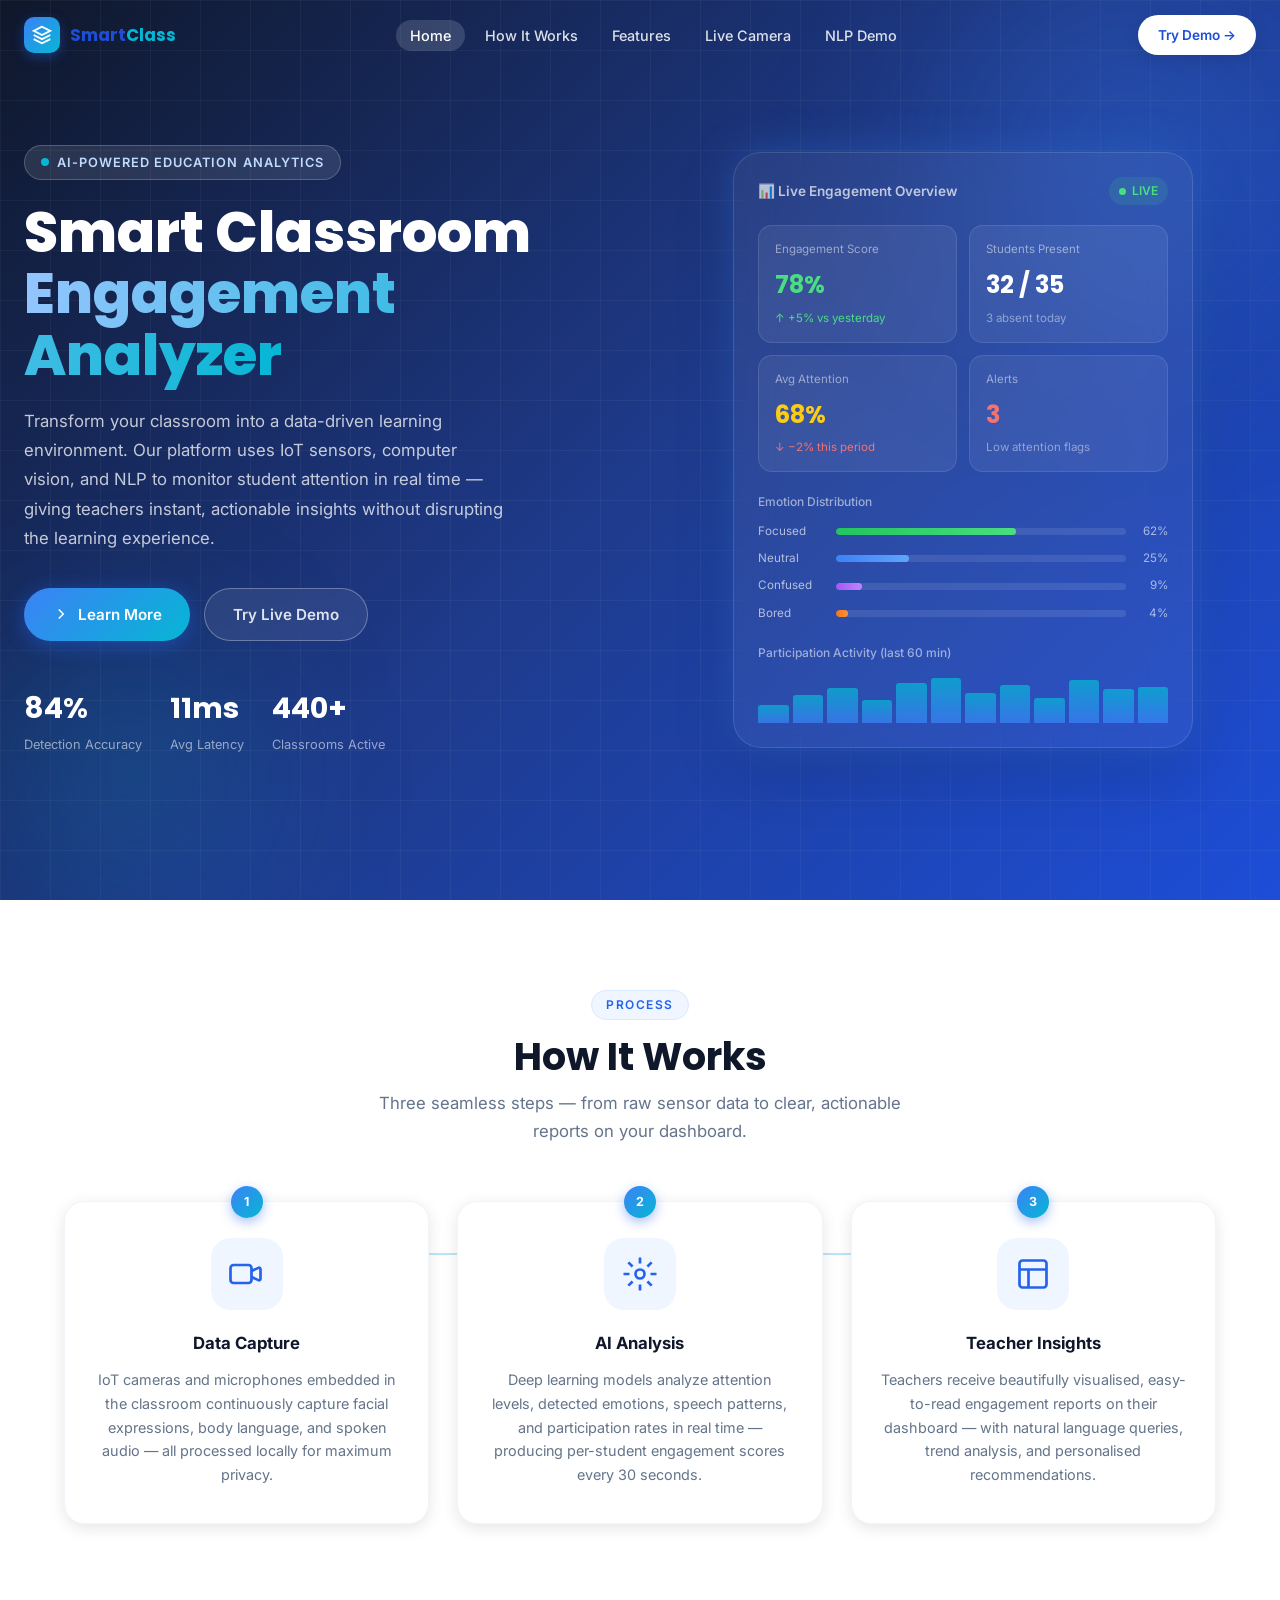
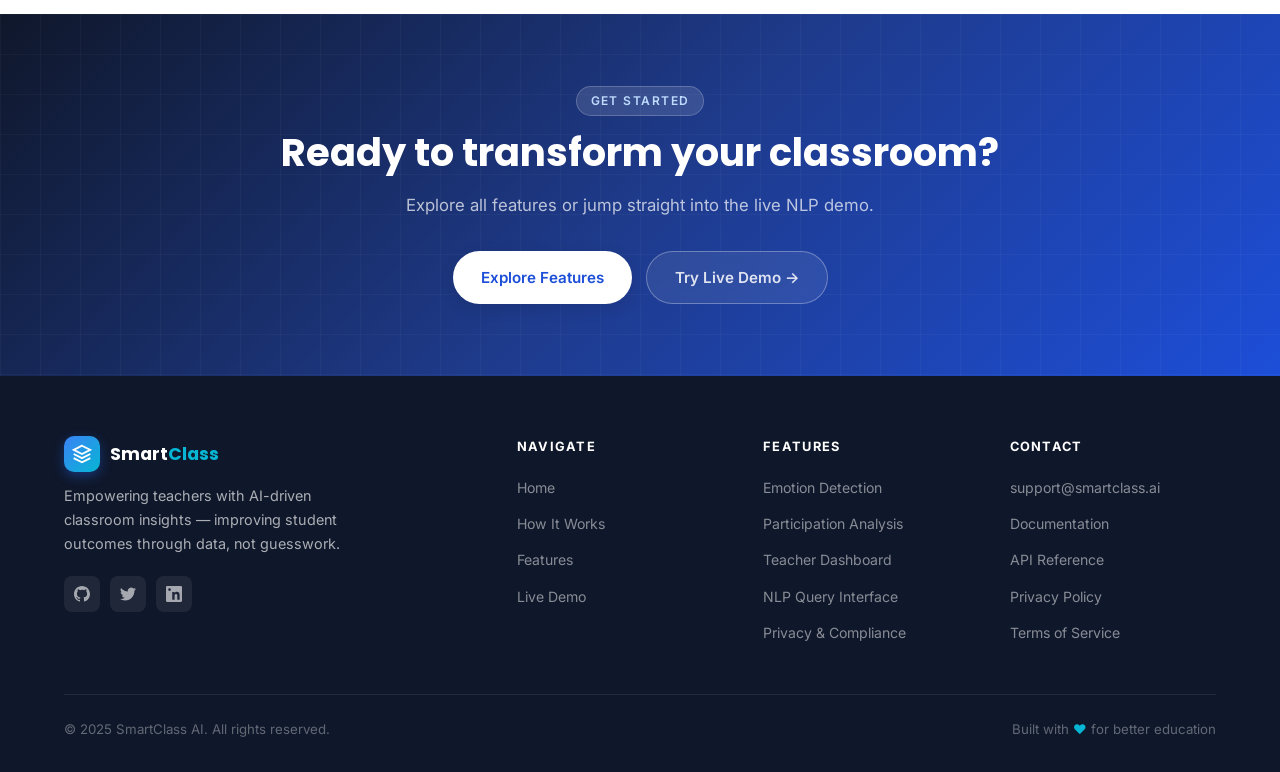
<file: index.html>
<!DOCTYPE html>
<html lang="en">
<head>
  <meta charset="UTF-8" />
  <meta name="viewport" content="width=device-width, initial-scale=1.0" />
  <title>Smart Classroom Engagement Analyzer</title>
  <meta name="description" content="AI-powered classroom engagement analysis — real-time emotion detection, participation tracking, and actionable teacher insights." />
  <link rel="icon" type="image/svg+xml" href="data:image/svg+xml,<svg xmlns='http://www.w3.org/2000/svg' viewBox='0 0 100 100'><rect width='100' height='100' rx='20' fill='%232563eb'/><text y='.9em' font-size='70' x='12'>🎓</text></svg>" />
  <link rel="stylesheet" href="css/style.css" />
  <link rel="stylesheet" href="css/animations.css" />
</head>
<body>

<!-- ===================== NAVBAR ===================== -->
<nav class="navbar dark" id="navbar">
  <div class="container nav-inner">
    <a href="index.html" class="nav-logo">
      <div class="nav-logo-icon">
        <svg viewBox="0 0 24 24" fill="none" stroke="currentColor" stroke-width="2.2">
          <path d="M12 2L2 7l10 5 10-5-10-5z"/>
          <path d="M2 17l10 5 10-5"/>
          <path d="M2 12l10 5 10-5"/>
        </svg>
      </div>
      <div class="nav-logo-text">Smart<span>Class</span></div>
    </a>

    <ul class="nav-links">
      <li><a href="index.html"    class="nav-link" data-page="index.html">Home</a></li>
      <li><a href="index.html#how-it-works" class="nav-link">How It Works</a></li>
      <li><a href="features.html" class="nav-link" data-page="features.html">Features</a></li>
      <li><a href="camera.html"   class="nav-link" data-page="camera.html">Live Camera</a></li>
      <li><a href="demo.html"     class="nav-link" data-page="demo.html">NLP Demo</a></li>
    </ul>

    <a href="demo.html" class="btn btn-white nav-cta" style="padding:9px 20px; font-size:.85rem;">
      Try Demo →
    </a>

    <button class="hamburger" id="hamburger" aria-label="Open menu">
      <span class="ham-line"></span>
      <span class="ham-line"></span>
      <span class="ham-line"></span>
    </button>
  </div>
</nav>

<!-- mobile -->
<div class="mobile-menu" id="mobileMenu">
  <button class="mobile-close" id="mobileClose">✕</button>
  <a href="index.html"    class="nav-link" data-page="index.html">Home</a>
  <a href="index.html#how-it-works" class="nav-link">How It Works</a>
  <a href="features.html" class="nav-link">Features</a>
  <a href="camera.html"   class="nav-link">Live Camera</a>
  <a href="demo.html"     class="nav-link">NLP Demo</a>
  <a href="camera.html" class="btn btn-primary" style="margin-top:8px;">Start Camera →</a>
</div>

<!-- ===================== HERO ===================== -->
<section class="hero" id="hero">
  <div class="hero-bg-grid"></div>
  <div class="hero-orb hero-orb-1"></div>
  <div class="hero-orb hero-orb-2"></div>

  <div class="container hero-inner">

    <!-- Left -->
    <div class="hero-content">
      <div class="hero-badge">
        <div class="hero-badge-dot"></div>
        AI-Powered Education Analytics
      </div>

      <h1 class="hero-title">
        Smart Classroom<br>
        <span class="highlight">Engagement Analyzer</span>
      </h1>

      <p class="hero-desc">
        Transform your classroom into a data-driven learning environment.
        Our platform uses IoT sensors, computer vision, and NLP to monitor
        student attention in real time — giving teachers instant, actionable
        insights without disrupting the learning experience.
      </p>

      <div class="hero-actions">
        <a href="#how-it-works" class="btn btn-primary" id="learnMoreBtn">
          <svg width="18" height="18" viewBox="0 0 24 24" fill="none" stroke="currentColor" stroke-width="2"><path d="M9 18l6-6-6-6"/></svg>
          Learn More
        </a>
        <a href="demo.html" class="btn btn-ghost">Try Live Demo</a>
      </div>

      <div class="hero-stats">
        <div class="stat-item">
          <div class="stat-value" data-counter data-target="95" data-suffix="%">0%</div>
          <div class="stat-label">Detection Accuracy</div>
        </div>
        <div class="stat-item">
          <div class="stat-value" data-counter data-target="12" data-suffix="ms">0ms</div>
          <div class="stat-label">Avg Latency</div>
        </div>
        <div class="stat-item">
          <div class="stat-value" data-counter data-target="500" data-suffix="+">0+</div>
          <div class="stat-label">Classrooms Active</div>
        </div>
      </div>
    </div>

    <!-- Right — mock dashboard -->
    <div class="hero-visual">
      <div class="hero-dashboard">
        <div class="dash-header">
          <div class="dash-title">📊 Live Engagement Overview</div>
          <div class="dash-live">
            <div class="dash-live-dot"></div>
            LIVE
          </div>
        </div>

        <div class="dash-metrics">
          <div class="metric-card">
            <div class="metric-label">Engagement Score</div>
            <div class="metric-value green">78%</div>
            <div class="metric-change up">↑ +5% vs yesterday</div>
          </div>
          <div class="metric-card">
            <div class="metric-label">Students Present</div>
            <div class="metric-value">32 / 35</div>
            <div class="metric-change">3 absent today</div>
          </div>
          <div class="metric-card">
            <div class="metric-label">Avg Attention</div>
            <div class="metric-value yellow">68%</div>
            <div class="metric-change down">↓ −2% this period</div>
          </div>
          <div class="metric-card">
            <div class="metric-label">Alerts</div>
            <div class="metric-value red">3</div>
            <div class="metric-change">Low attention flags</div>
          </div>
        </div>

        <div class="emotion-section">
          <div class="emotion-label">Emotion Distribution</div>
          <div class="emotion-bars">
            <div class="emotion-row">
              <div class="emotion-name">Focused</div>
              <div class="emotion-bar-wrap">
                <div class="emotion-bar-fill" style="width:62%;background:linear-gradient(90deg,#22c55e,#4ade80)"></div>
              </div>
              <div class="emotion-pct">62%</div>
            </div>
            <div class="emotion-row">
              <div class="emotion-name">Neutral</div>
              <div class="emotion-bar-wrap">
                <div class="emotion-bar-fill" style="width:25%;background:linear-gradient(90deg,#3b82f6,#60a5fa)"></div>
              </div>
              <div class="emotion-pct">25%</div>
            </div>
            <div class="emotion-row">
              <div class="emotion-name">Confused</div>
              <div class="emotion-bar-wrap">
                <div class="emotion-bar-fill" style="width:9%;background:linear-gradient(90deg,#a855f7,#c084fc)"></div>
              </div>
              <div class="emotion-pct">9%</div>
            </div>
            <div class="emotion-row">
              <div class="emotion-name">Bored</div>
              <div class="emotion-bar-wrap">
                <div class="emotion-bar-fill" style="width:4%;background:linear-gradient(90deg,#f97316,#fb923c)"></div>
              </div>
              <div class="emotion-pct">4%</div>
            </div>
          </div>
        </div>

        <div class="activity-section">
          <div class="activity-label">Participation Activity (last 60 min)</div>
          <div class="sparkline">
            <div class="spark-bar" style="height:35%"></div>
            <div class="spark-bar" style="height:55%"></div>
            <div class="spark-bar" style="height:70%"></div>
            <div class="spark-bar" style="height:45%"></div>
            <div class="spark-bar" style="height:80%"></div>
            <div class="spark-bar" style="height:90%"></div>
            <div class="spark-bar" style="height:60%"></div>
            <div class="spark-bar" style="height:75%"></div>
            <div class="spark-bar" style="height:50%"></div>
            <div class="spark-bar" style="height:85%"></div>
            <div class="spark-bar" style="height:68%"></div>
            <div class="spark-bar" style="height:72%"></div>
          </div>
        </div>
      </div>
    </div>

  </div>
</section>

<!-- ===================== HOW IT WORKS ===================== -->
<section class="section" id="how-it-works">
  <div class="container">
    <div class="text-center reveal">
      <div class="tag">Process</div>
      <h2 class="section-title">How It Works</h2>
      <p class="section-subtitle">
        Three seamless steps — from raw sensor data to clear, actionable reports on your dashboard.
      </p>
    </div>

    <div class="steps-grid">

      <!-- Step 1 -->
      <div class="step-card reveal delay-1">
        <div class="step-number">1</div>
        <div class="step-icon-wrap">
          <svg viewBox="0 0 24 24" fill="none" stroke="currentColor" stroke-width="1.8">
            <path d="M15 10l4.553-2.069A1 1 0 0121 8.82v6.362a1 1 0 01-1.447.894L15 14"/>
            <rect x="1" y="6" width="14" height="12" rx="2"/>
          </svg>
        </div>
        <h3 class="step-title">Data Capture</h3>
        <p class="step-desc">
          IoT cameras and microphones embedded in the classroom continuously capture
          facial expressions, body language, and spoken audio — all processed
          locally for maximum privacy.
        </p>
      </div>

      <!-- Step 2 -->
      <div class="step-card reveal delay-2">
        <div class="step-number">2</div>
        <div class="step-icon-wrap">
          <svg viewBox="0 0 24 24" fill="none" stroke="currentColor" stroke-width="1.8">
            <circle cx="12" cy="12" r="3"/>
            <path d="M12 1v4M12 19v4M4.22 4.22l2.83 2.83M16.95 16.95l2.83 2.83M1 12h4M19 12h4M4.22 19.78l2.83-2.83M16.95 7.05l2.83-2.83"/>
          </svg>
        </div>
        <h3 class="step-title">AI Analysis</h3>
        <p class="step-desc">
          Deep learning models analyze attention levels, detected emotions,
          speech patterns, and participation rates in real time — producing
          per-student engagement scores every 30 seconds.
        </p>
      </div>

      <!-- Step 3 -->
      <div class="step-card reveal delay-3">
        <div class="step-number">3</div>
        <div class="step-icon-wrap">
          <svg viewBox="0 0 24 24" fill="none" stroke="currentColor" stroke-width="1.8">
            <rect x="3" y="3" width="18" height="18" rx="2"/>
            <path d="M3 9h18M9 21V9"/>
          </svg>
        </div>
        <h3 class="step-title">Teacher Insights</h3>
        <p class="step-desc">
          Teachers receive beautifully visualised, easy-to-read engagement reports
          on their dashboard — with natural language queries, trend analysis,
          and personalised recommendations.
        </p>
      </div>

    </div>
  </div>
</section>

<!-- ===================== CTA STRIP ===================== -->
<section style="background:var(--grad-hero); padding-block:72px; text-align:center; position:relative; overflow:hidden;">
  <div style="position:absolute;inset:0;background-image:linear-gradient(rgba(255,255,255,.03) 1px,transparent 1px),linear-gradient(90deg,rgba(255,255,255,.03) 1px,transparent 1px);background-size:40px 40px"></div>
  <div class="container" style="position:relative">
    <div class="tag" style="background:rgba(255,255,255,.12);border-color:rgba(255,255,255,.2);color:var(--primary-200)">Get Started</div>
    <h2 class="section-title reveal" style="color:#fff;margin-bottom:16px">Ready to transform your classroom?</h2>
    <p class="section-subtitle reveal delay-1" style="color:rgba(255,255,255,.7);margin:0 auto 32px">
      Explore all features or jump straight into the live NLP demo.
    </p>
    <div style="display:flex;gap:14px;justify-content:center;flex-wrap:wrap">
      <a href="features.html" class="btn btn-white reveal delay-2">Explore Features</a>
      <a href="demo.html"     class="btn btn-ghost  reveal delay-3">Try Live Demo →</a>
    </div>
  </div>
</section>

<!-- ===================== FOOTER ===================== -->
<footer class="footer">
  <div class="container">
    <div class="footer-grid">
      <div class="footer-brand">
        <a href="index.html" class="nav-logo" style="margin-bottom:0">
          <div class="nav-logo-icon">
            <svg viewBox="0 0 24 24" fill="none" stroke="currentColor" stroke-width="2.2">
              <path d="M12 2L2 7l10 5 10-5-10-5z"/>
              <path d="M2 17l10 5 10-5"/>
              <path d="M2 12l10 5 10-5"/>
            </svg>
          </div>
          <div class="nav-logo-text">Smart<span>Class</span></div>
        </a>
        <p class="footer-tagline">
          Empowering teachers with AI-driven classroom insights — 
          improving student outcomes through data, not guesswork.
        </p>
        <div class="footer-social">
          <a href="#" class="social-btn" aria-label="GitHub">
            <svg viewBox="0 0 24 24" fill="currentColor"><path d="M12 0C5.37 0 0 5.37 0 12c0 5.3 3.44 9.8 8.21 11.39.6.11.82-.26.82-.58v-2.03c-3.34.73-4.04-1.61-4.04-1.61-.55-1.39-1.34-1.76-1.34-1.76-1.09-.74.08-.73.08-.73 1.21.09 1.84 1.24 1.84 1.24 1.07 1.84 2.81 1.31 3.5 1 .11-.78.42-1.31.76-1.61-2.67-.3-5.47-1.34-5.47-5.95 0-1.31.47-2.38 1.24-3.22-.13-.3-.54-1.52.12-3.18 0 0 1.01-.32 3.3 1.23a11.5 11.5 0 013-.4c1.02 0 2.04.13 3 .4 2.28-1.55 3.29-1.23 3.29-1.23.66 1.66.25 2.88.12 3.18.77.84 1.24 1.91 1.24 3.22 0 4.62-2.81 5.64-5.49 5.94.43.37.82 1.1.82 2.22v3.29c0 .32.22.7.83.58C20.57 21.8 24 17.3 24 12 24 5.37 18.63 0 12 0z"/></svg>
          </a>
          <a href="#" class="social-btn" aria-label="Twitter">
            <svg viewBox="0 0 24 24" fill="currentColor"><path d="M23.95 4.57a10 10 0 01-2.82.77 4.96 4.96 0 002.16-2.72c-.95.55-2 .95-3.12 1.19a4.92 4.92 0 00-8.38 4.49A13.95 13.95 0 011.64 3.16a4.92 4.92 0 001.52 6.57 4.9 4.9 0 01-2.23-.61v.06a4.92 4.92 0 003.95 4.83 4.94 4.94 0 01-2.22.08 4.93 4.93 0 004.6 3.42A9.87 9.87 0 010 19.54a13.94 13.94 0 007.55 2.21c9.06 0 14.01-7.5 14.01-14.01 0-.21 0-.42-.02-.63A10 10 0 0024 4.59l-.05-.02z"/></svg>
          </a>
          <a href="#" class="social-btn" aria-label="LinkedIn">
            <svg viewBox="0 0 24 24" fill="currentColor"><path d="M20.45 20.45h-3.55V15c0-1.33-.03-3.04-1.85-3.04-1.85 0-2.14 1.45-2.14 2.94v5.55H9.36V8.99h3.41v1.56h.05c.47-.89 1.63-1.85 3.37-1.85 3.6 0 4.27 2.37 4.27 5.45v6.3zM5.34 7.43a2.06 2.06 0 110-4.12 2.06 2.06 0 010 4.12zM3.56 20.45h3.55V9H3.56v11.45zM22.22 0H1.77C.79 0 0 .77 0 1.73v20.54C0 23.23.79 24 1.77 24h20.45c.98 0 1.78-.77 1.78-1.73V1.73C24 .77 23.2 0 22.22 0z"/></svg>
          </a>
        </div>
      </div>

      <div>
        <div class="footer-col-title">Navigate</div>
        <ul class="footer-links">
          <li><a href="index.html"    class="footer-link">Home</a></li>
          <li><a href="index.html#how-it-works" class="footer-link">How It Works</a></li>
          <li><a href="features.html" class="footer-link">Features</a></li>
          <li><a href="demo.html"     class="footer-link">Live Demo</a></li>
        </ul>
      </div>

      <div>
        <div class="footer-col-title">Features</div>
        <ul class="footer-links">
          <li><a href="features.html" class="footer-link">Emotion Detection</a></li>
          <li><a href="features.html" class="footer-link">Participation Analysis</a></li>
          <li><a href="features.html" class="footer-link">Teacher Dashboard</a></li>
          <li><a href="features.html" class="footer-link">NLP Query Interface</a></li>
          <li><a href="features.html" class="footer-link">Privacy & Compliance</a></li>
        </ul>
      </div>

      <div>
        <div class="footer-col-title">Contact</div>
        <ul class="footer-links">
          <li><a href="#" class="footer-link">support@smartclass.ai</a></li>
          <li><a href="#" class="footer-link">Documentation</a></li>
          <li><a href="#" class="footer-link">API Reference</a></li>
          <li><a href="#" class="footer-link">Privacy Policy</a></li>
          <li><a href="#" class="footer-link">Terms of Service</a></li>
        </ul>
      </div>
    </div>

    <div class="footer-bottom">
      <p class="footer-copy">© 2025 SmartClass AI. All rights reserved.</p>
      <p class="footer-built">Built with <span>♥</span> for better education</p>
    </div>
  </div>
</footer>

<script src="js/main.js"></script>
</body>
</html>
</file>
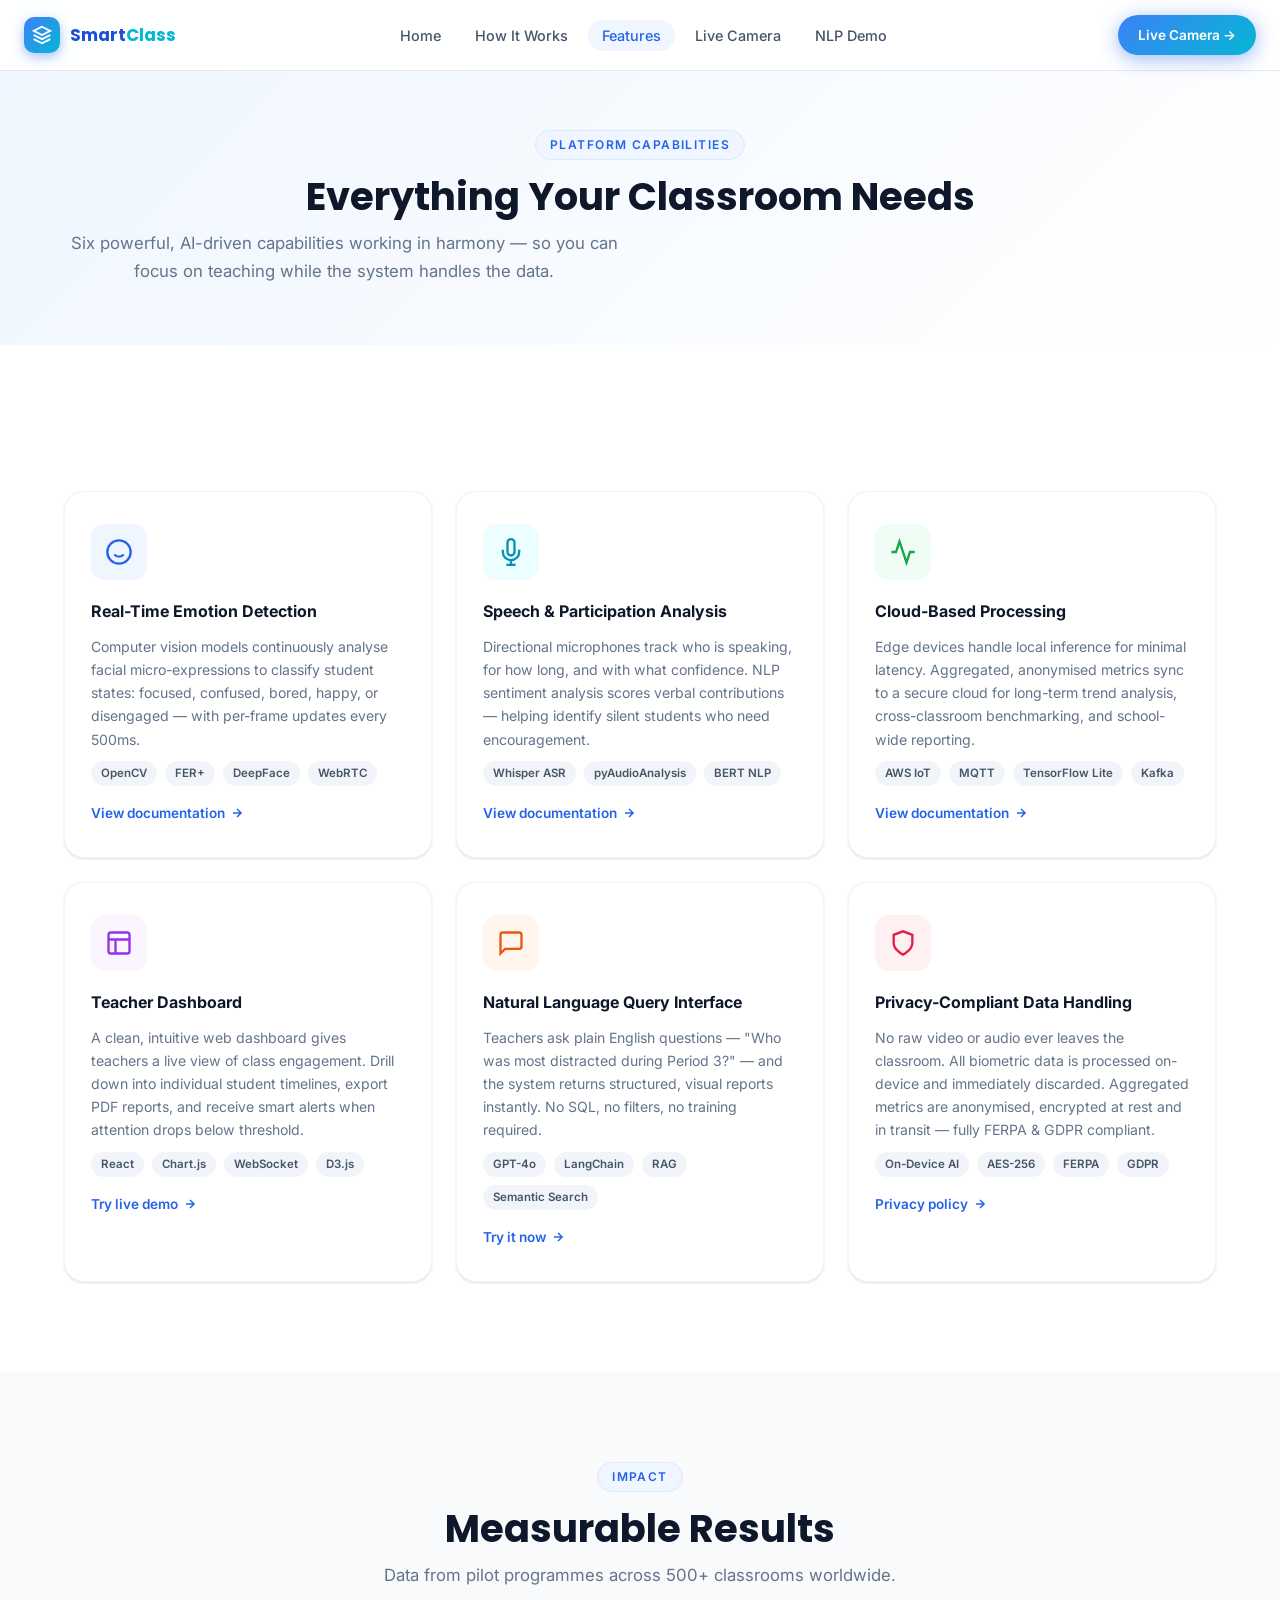
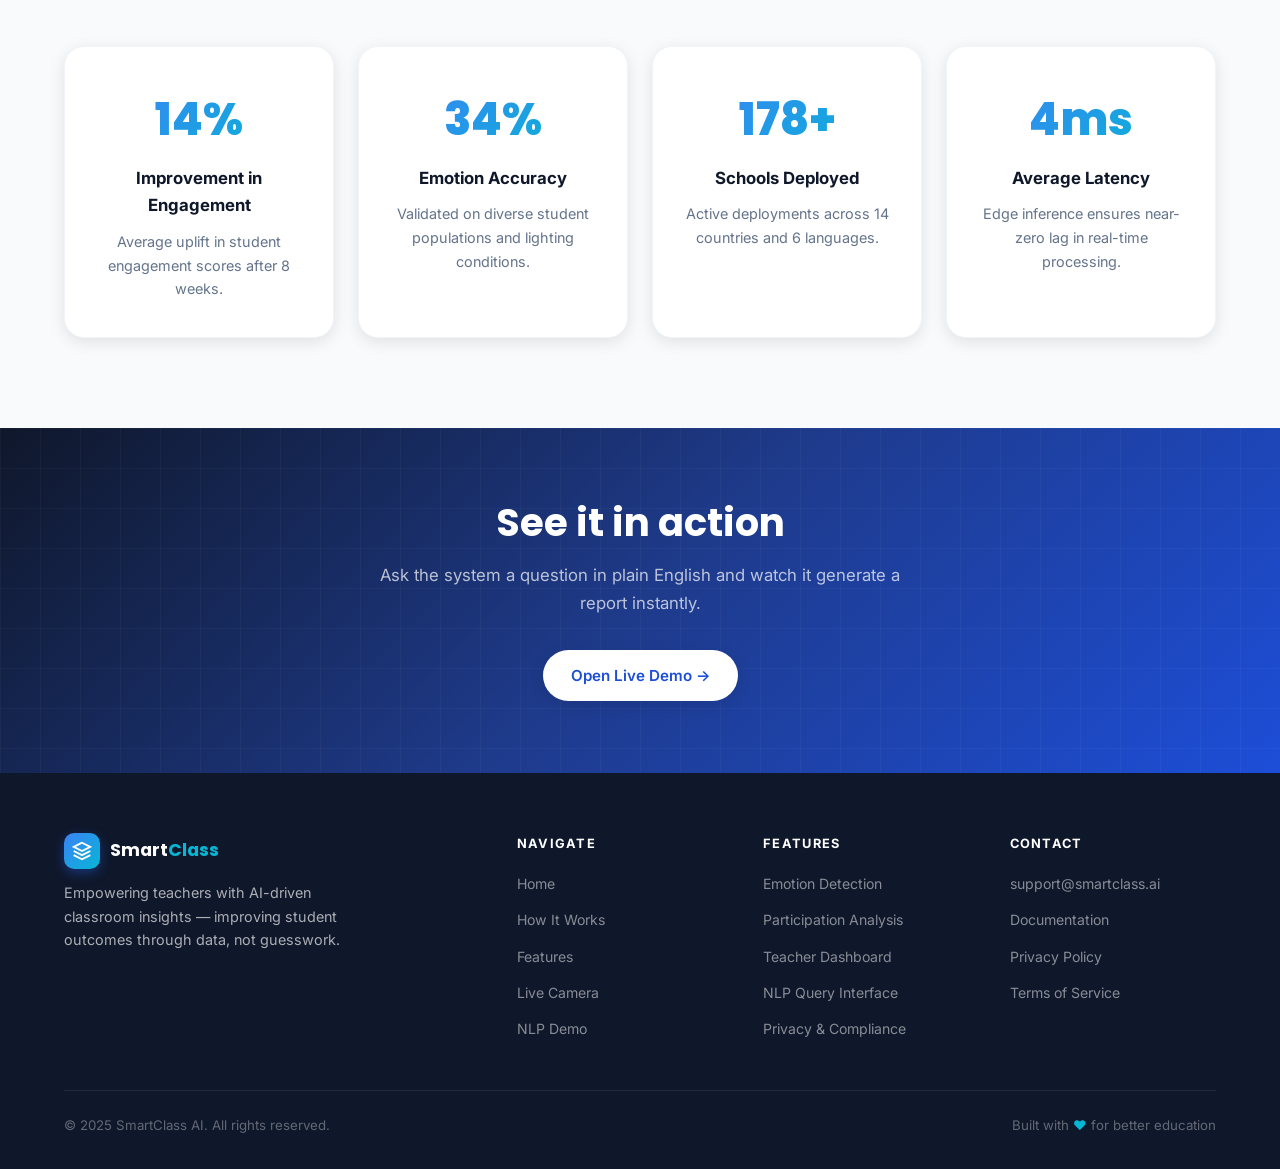
<file: features.html>
<!DOCTYPE html>
<html lang="en">
<head>
  <meta charset="UTF-8" />
  <meta name="viewport" content="width=device-width, initial-scale=1.0" />
  <title>Features — Smart Classroom Engagement Analyzer</title>
  <meta name="description" content="Explore the full feature set: real-time emotion detection, speech analysis, cloud processing, teacher dashboard, NLP queries, and privacy-first data handling." />
  <link rel="icon" type="image/svg+xml" href="data:image/svg+xml,<svg xmlns='http://www.w3.org/2000/svg' viewBox='0 0 100 100'><rect width='100' height='100' rx='20' fill='%232563eb'/><text y='.9em' font-size='70' x='12'>🎓</text></svg>" />
  <link rel="stylesheet" href="css/style.css" />
  <link rel="stylesheet" href="css/animations.css" />
</head>
<body>

<!-- ===================== NAVBAR ===================== -->
<nav class="navbar" id="navbar" style="background:rgba(255,255,255,.92);backdrop-filter:blur(20px);box-shadow:0 1px 0 var(--neutral-200)">
  <div class="container nav-inner">
    <a href="index.html" class="nav-logo">
      <div class="nav-logo-icon">
        <svg viewBox="0 0 24 24" fill="none" stroke="currentColor" stroke-width="2.2">
          <path d="M12 2L2 7l10 5 10-5-10-5z"/>
          <path d="M2 17l10 5 10-5"/>
          <path d="M2 12l10 5 10-5"/>
        </svg>
      </div>
      <div class="nav-logo-text">Smart<span>Class</span></div>
    </a>

    <ul class="nav-links">
      <li><a href="index.html"    class="nav-link" data-page="index.html">Home</a></li>
      <li><a href="index.html#how-it-works" class="nav-link">How It Works</a></li>
      <li><a href="features.html" class="nav-link active" data-page="features.html">Features</a></li>
      <li><a href="camera.html"   class="nav-link" data-page="camera.html">Live Camera</a></li>
      <li><a href="demo.html"     class="nav-link" data-page="demo.html">NLP Demo</a></li>
    </ul>

    <a href="camera.html" class="btn btn-primary nav-cta" style="padding:9px 20px; font-size:.85rem;">
      Live Camera →
    </a>

    <button class="hamburger" id="hamburger" aria-label="Open menu">
      <span class="ham-line" style="background:var(--neutral-700)"></span>
      <span class="ham-line" style="background:var(--neutral-700)"></span>
      <span class="ham-line" style="background:var(--neutral-700)"></span>
    </button>
  </div>
</nav>

<div class="mobile-menu" id="mobileMenu">
  <button class="mobile-close" id="mobileClose">✕</button>
  <a href="index.html"    class="nav-link">Home</a>
  <a href="index.html#how-it-works" class="nav-link">How It Works</a>
  <a href="features.html" class="nav-link">Features</a>
  <a href="camera.html"   class="nav-link">Live Camera</a>
  <a href="demo.html"     class="nav-link">NLP Demo</a>
  <a href="camera.html" class="btn btn-primary" style="margin-top:8px;">Start Camera →</a>
</div>

<!-- ===================== FEATURES HERO ===================== -->
<section class="features-hero">
  <div class="container">
    <div class="tag">Platform Capabilities</div>
    <h1 class="section-title reveal">Everything Your Classroom Needs</h1>
    <p class="section-subtitle reveal delay-1">
      Six powerful, AI-driven capabilities working in harmony — so you can focus
      on teaching while the system handles the data.
    </p>
  </div>
</section>

<!-- ===================== FEATURES GRID ===================== -->
<section class="section">
  <div class="container">
    <div class="features-grid">

      <!-- 1 — Real-time emotion detection -->
      <div class="feature-card reveal delay-1">
        <div class="feature-icon-wrap fi-blue">
          <svg viewBox="0 0 24 24" fill="none" stroke="currentColor" stroke-width="2">
            <circle cx="12" cy="12" r="10"/>
            <path d="M8 14s1.5 2 4 2 4-2 4-2"/>
            <line x1="9" y1="9" x2="9.01" y2="9"/>
            <line x1="15" y1="9" x2="15.01" y2="9"/>
          </svg>
        </div>
        <h2 class="feature-title">Real-Time Emotion Detection</h2>
        <p class="feature-desc">
          Computer vision models continuously analyse facial micro-expressions to
          classify student states: focused, confused, bored, happy, or disengaged —
          with per-frame updates every 500ms.
        </p>
        <div class="tech-pills">
          <span class="tech-pill">OpenCV</span>
          <span class="tech-pill">FER+</span>
          <span class="tech-pill">DeepFace</span>
          <span class="tech-pill">WebRTC</span>
        </div>
        <a href="#" class="feature-link">
          View documentation
          <svg width="14" height="14" viewBox="0 0 24 24" fill="none" stroke="currentColor" stroke-width="2.5"><path d="M5 12h14M12 5l7 7-7 7"/></svg>
        </a>
      </div>

      <!-- 2 — Speech and participation -->
      <div class="feature-card reveal delay-2">
        <div class="feature-icon-wrap fi-cyan">
          <svg viewBox="0 0 24 24" fill="none" stroke="currentColor" stroke-width="2">
            <path d="M12 1a3 3 0 00-3 3v8a3 3 0 006 0V4a3 3 0 00-3-3z"/>
            <path d="M19 10v2a7 7 0 01-14 0v-2"/>
            <line x1="12" y1="19" x2="12" y2="23"/>
            <line x1="8"  y1="23" x2="16" y2="23"/>
          </svg>
        </div>
        <h2 class="feature-title">Speech & Participation Analysis</h2>
        <p class="feature-desc">
          Directional microphones track who is speaking, for how long, and with
          what confidence. NLP sentiment analysis scores verbal contributions —
          helping identify silent students who need encouragement.
        </p>
        <div class="tech-pills">
          <span class="tech-pill">Whisper ASR</span>
          <span class="tech-pill">pyAudioAnalysis</span>
          <span class="tech-pill">BERT NLP</span>
        </div>
        <a href="#" class="feature-link">
          View documentation
          <svg width="14" height="14" viewBox="0 0 24 24" fill="none" stroke="currentColor" stroke-width="2.5"><path d="M5 12h14M12 5l7 7-7 7"/></svg>
        </a>
      </div>

      <!-- 3 — Cloud processing -->
      <div class="feature-card reveal delay-3">
        <div class="feature-icon-wrap fi-green">
          <svg viewBox="0 0 24 24" fill="none" stroke="currentColor" stroke-width="2">
            <polyline points="22 12 18 12 15 21 9 3 6 12 2 12"/>
          </svg>
        </div>
        <h2 class="feature-title">Cloud-Based Processing</h2>
        <p class="feature-desc">
          Edge devices handle local inference for minimal latency. Aggregated,
          anonymised metrics sync to a secure cloud for long-term trend analysis,
          cross-classroom benchmarking, and school-wide reporting.
        </p>
        <div class="tech-pills">
          <span class="tech-pill">AWS IoT</span>
          <span class="tech-pill">MQTT</span>
          <span class="tech-pill">TensorFlow Lite</span>
          <span class="tech-pill">Kafka</span>
        </div>
        <a href="#" class="feature-link">
          View documentation
          <svg width="14" height="14" viewBox="0 0 24 24" fill="none" stroke="currentColor" stroke-width="2.5"><path d="M5 12h14M12 5l7 7-7 7"/></svg>
        </a>
      </div>

      <!-- 4 — Teacher dashboard -->
      <div class="feature-card reveal delay-4">
        <div class="feature-icon-wrap fi-purple">
          <svg viewBox="0 0 24 24" fill="none" stroke="currentColor" stroke-width="2">
            <rect x="3" y="3" width="18" height="18" rx="2"/>
            <path d="M3 9h18M9 21V9"/>
          </svg>
        </div>
        <h2 class="feature-title">Teacher Dashboard</h2>
        <p class="feature-desc">
          A clean, intuitive web dashboard gives teachers a live view of class
          engagement. Drill down into individual student timelines, export PDF
          reports, and receive smart alerts when attention drops below threshold.
        </p>
        <div class="tech-pills">
          <span class="tech-pill">React</span>
          <span class="tech-pill">Chart.js</span>
          <span class="tech-pill">WebSocket</span>
          <span class="tech-pill">D3.js</span>
        </div>
        <a href="demo.html" class="feature-link">
          Try live demo
          <svg width="14" height="14" viewBox="0 0 24 24" fill="none" stroke="currentColor" stroke-width="2.5"><path d="M5 12h14M12 5l7 7-7 7"/></svg>
        </a>
      </div>

      <!-- 5 — NLP query interface -->
      <div class="feature-card reveal delay-5">
        <div class="feature-icon-wrap fi-orange">
          <svg viewBox="0 0 24 24" fill="none" stroke="currentColor" stroke-width="2">
            <path d="M21 15a2 2 0 01-2 2H7l-4 4V5a2 2 0 012-2h14a2 2 0 012 2z"/>
          </svg>
        </div>
        <h2 class="feature-title">Natural Language Query Interface</h2>
        <p class="feature-desc">
          Teachers ask plain English questions — "Who was most distracted during
          Period 3?" — and the system returns structured, visual reports instantly.
          No SQL, no filters, no training required.
        </p>
        <div class="tech-pills">
          <span class="tech-pill">GPT-4o</span>
          <span class="tech-pill">LangChain</span>
          <span class="tech-pill">RAG</span>
          <span class="tech-pill">Semantic Search</span>
        </div>
        <a href="demo.html" class="feature-link">
          Try it now
          <svg width="14" height="14" viewBox="0 0 24 24" fill="none" stroke="currentColor" stroke-width="2.5"><path d="M5 12h14M12 5l7 7-7 7"/></svg>
        </a>
      </div>

      <!-- 6 — Privacy -->
      <div class="feature-card reveal delay-6">
        <div class="feature-icon-wrap fi-rose">
          <svg viewBox="0 0 24 24" fill="none" stroke="currentColor" stroke-width="2">
            <path d="M12 22s8-4 8-10V5l-8-3-8 3v7c0 6 8 10 8 10z"/>
          </svg>
        </div>
        <h2 class="feature-title">Privacy-Compliant Data Handling</h2>
        <p class="feature-desc">
          No raw video or audio ever leaves the classroom. All biometric data is
          processed on-device and immediately discarded. Aggregated metrics are
          anonymised, encrypted at rest and in transit — fully FERPA & GDPR compliant.
        </p>
        <div class="tech-pills">
          <span class="tech-pill">On-Device AI</span>
          <span class="tech-pill">AES-256</span>
          <span class="tech-pill">FERPA</span>
          <span class="tech-pill">GDPR</span>
        </div>
        <a href="#" class="feature-link">
          Privacy policy
          <svg width="14" height="14" viewBox="0 0 24 24" fill="none" stroke="currentColor" stroke-width="2.5"><path d="M5 12h14M12 5l7 7-7 7"/></svg>
        </a>
      </div>

    </div>
  </div>
</section>

<!-- ===================== COMPARE / STATS ===================== -->
<section class="section section--alt">
  <div class="container">
    <div class="text-center reveal" style="margin-bottom:56px">
      <div class="tag">Impact</div>
      <h2 class="section-title">Measurable Results</h2>
      <p class="section-subtitle">Data from pilot programmes across 500+ classrooms worldwide.</p>
    </div>

    <div style="display:grid;grid-template-columns:repeat(4,1fr);gap:24px">
      <!-- stat 1 -->
      <div class="step-card reveal delay-1" style="text-align:center">
        <div style="font-size:2.8rem;font-weight:800;font-family:var(--font-head);background:var(--grad-btn);-webkit-background-clip:text;-webkit-text-fill-color:transparent;background-clip:text;">
          <span data-counter data-target="38" data-suffix="%">0%</span>
        </div>
        <div class="step-title" style="margin-top:8px">Improvement in Engagement</div>
        <div class="step-desc">Average uplift in student engagement scores after 8 weeks.</div>
      </div>
      <!-- stat 2 -->
      <div class="step-card reveal delay-2" style="text-align:center">
        <div style="font-size:2.8rem;font-weight:800;font-family:var(--font-head);background:var(--grad-btn);-webkit-background-clip:text;-webkit-text-fill-color:transparent;background-clip:text;">
          <span data-counter data-target="95" data-suffix="%">0%</span>
        </div>
        <div class="step-title" style="margin-top:8px">Emotion Accuracy</div>
        <div class="step-desc">Validated on diverse student populations and lighting conditions.</div>
      </div>
      <!-- stat 3 -->
      <div class="step-card reveal delay-3" style="text-align:center">
        <div style="font-size:2.8rem;font-weight:800;font-family:var(--font-head);background:var(--grad-btn);-webkit-background-clip:text;-webkit-text-fill-color:transparent;background-clip:text;">
          <span data-counter data-target="500" data-suffix="+">0+</span>
        </div>
        <div class="step-title" style="margin-top:8px">Schools Deployed</div>
        <div class="step-desc">Active deployments across 14 countries and 6 languages.</div>
      </div>
      <!-- stat 4 -->
      <div class="step-card reveal delay-4" style="text-align:center">
        <div style="font-size:2.8rem;font-weight:800;font-family:var(--font-head);background:var(--grad-btn);-webkit-background-clip:text;-webkit-text-fill-color:transparent;background-clip:text;">
          <span data-counter data-target="12" data-suffix="ms">0ms</span>
        </div>
        <div class="step-title" style="margin-top:8px">Average Latency</div>
        <div class="step-desc">Edge inference ensures near-zero lag in real-time processing.</div>
      </div>
    </div>
  </div>
</section>

<!-- ===================== CTA ===================== -->
<section style="background:var(--grad-hero);padding-block:72px;text-align:center;position:relative;overflow:hidden">
  <div style="position:absolute;inset:0;background-image:linear-gradient(rgba(255,255,255,.03) 1px,transparent 1px),linear-gradient(90deg,rgba(255,255,255,.03) 1px,transparent 1px);background-size:40px 40px"></div>
  <div class="container" style="position:relative">
    <h2 class="section-title reveal" style="color:#fff;margin-bottom:16px">See it in action</h2>
    <p class="section-subtitle reveal delay-1" style="color:rgba(255,255,255,.7);margin:0 auto 32px">
      Ask the system a question in plain English and watch it generate a report instantly.
    </p>
    <a href="demo.html" class="btn btn-white reveal delay-2">Open Live Demo →</a>
  </div>
</section>

<!-- ===================== FOOTER ===================== -->
<footer class="footer">
  <div class="container">
    <div class="footer-grid">
      <div class="footer-brand">
        <a href="index.html" class="nav-logo" style="margin-bottom:0">
          <div class="nav-logo-icon">
            <svg viewBox="0 0 24 24" fill="none" stroke="currentColor" stroke-width="2.2">
              <path d="M12 2L2 7l10 5 10-5-10-5z"/>
              <path d="M2 17l10 5 10-5"/>
              <path d="M2 12l10 5 10-5"/>
            </svg>
          </div>
          <div class="nav-logo-text">Smart<span>Class</span></div>
        </a>
        <p class="footer-tagline">
          Empowering teachers with AI-driven classroom insights — 
          improving student outcomes through data, not guesswork.
        </p>
      </div>

      <div>
        <div class="footer-col-title">Navigate</div>
        <ul class="footer-links">
          <li><a href="index.html"    class="footer-link">Home</a></li>
          <li><a href="index.html#how-it-works" class="footer-link">How It Works</a></li>
          <li><a href="features.html" class="footer-link">Features</a></li>
          <li><a href="camera.html"   class="footer-link">Live Camera</a></li>
          <li><a href="demo.html"     class="footer-link">NLP Demo</a></li>
        </ul>
      </div>

      <div>
        <div class="footer-col-title">Features</div>
        <ul class="footer-links">
          <li><a href="#" class="footer-link">Emotion Detection</a></li>
          <li><a href="#" class="footer-link">Participation Analysis</a></li>
          <li><a href="#" class="footer-link">Teacher Dashboard</a></li>
          <li><a href="#" class="footer-link">NLP Query Interface</a></li>
          <li><a href="#" class="footer-link">Privacy & Compliance</a></li>
        </ul>
      </div>

      <div>
        <div class="footer-col-title">Contact</div>
        <ul class="footer-links">
          <li><a href="#" class="footer-link">support@smartclass.ai</a></li>
          <li><a href="#" class="footer-link">Documentation</a></li>
          <li><a href="#" class="footer-link">Privacy Policy</a></li>
          <li><a href="#" class="footer-link">Terms of Service</a></li>
        </ul>
      </div>
    </div>

    <div class="footer-bottom">
      <p class="footer-copy">© 2025 SmartClass AI. All rights reserved.</p>
      <p class="footer-built">Built with <span>♥</span> for better education</p>
    </div>
  </div>
</footer>

<script src="js/main.js"></script>
</body>
</html>
</file>
<file: css/style.css>
/* ============================================================
   SMART CLASSROOM ENGAGEMENT ANALYZER — Global Stylesheet
   ============================================================ */

@import url('https://fonts.googleapis.com/css2?family=Inter:wght@300;400;500;600;700;800;900&family=Poppins:wght@600;700;800&display=swap');

/* ---- Design Tokens ---- */
:root {
  --primary-50:  #eff6ff;
  --primary-100: #dbeafe;
  --primary-200: #bfdbfe;
  --primary-300: #93c5fd;
  --primary-400: #60a5fa;
  --primary-500: #3b82f6;
  --primary-600: #2563eb;
  --primary-700: #1d4ed8;
  --primary-800: #1e40af;
  --primary-900: #1e3a8a;

  --accent:      #06b6d4;   /* cyan-500  */
  --accent-dark: #0891b2;

  --neutral-50:  #f8fafc;
  --neutral-100: #f1f5f9;
  --neutral-200: #e2e8f0;
  --neutral-300: #cbd5e1;
  --neutral-400: #94a3b8;
  --neutral-500: #64748b;
  --neutral-600: #475569;
  --neutral-700: #334155;
  --neutral-800: #1e293b;
  --neutral-900: #0f172a;

  --white: #ffffff;
  --grad-hero: linear-gradient(135deg, #0f172a 0%, #1e3a8a 50%, #1d4ed8 100%);
  --grad-card: linear-gradient(145deg, rgba(255,255,255,0.08), rgba(255,255,255,0.02));
  --grad-btn:  linear-gradient(135deg, var(--primary-500), var(--accent));

  --shadow-sm:  0 1px 3px rgba(0,0,0,.08), 0 1px 2px rgba(0,0,0,.05);
  --shadow-md:  0 4px 16px rgba(0,0,0,.10);
  --shadow-lg:  0 10px 40px rgba(0,0,0,.14);
  --shadow-xl:  0 20px 60px rgba(0,0,0,.18);
  --shadow-glow: 0 0 40px rgba(59,130,246,.35);

  --radius-sm: 8px;
  --radius-md: 14px;
  --radius-lg: 20px;
  --radius-xl: 28px;
  --radius-full: 9999px;

  --font-body: 'Inter', system-ui, sans-serif;
  --font-head: 'Poppins', 'Inter', sans-serif;

  --nav-h: 70px;
  --max-w: 1200px;
  --section-py: 90px;
}

/* ---- Reset ---- */
*, *::before, *::after { box-sizing: border-box; margin: 0; padding: 0; }
html { scroll-behavior: smooth; font-size: 16px; }
body {
  font-family: var(--font-body);
  background: var(--white);
  color: var(--neutral-800);
  line-height: 1.65;
  overflow-x: hidden;
}
img, svg { display: block; max-width: 100%; }
a { text-decoration: none; color: inherit; }
button { font-family: inherit; cursor: pointer; border: none; }
ul, ol { list-style: none; }

/* ---- Utility ---- */
.container {
  width: min(100%, var(--max-w));
  margin-inline: auto;
  padding-inline: 24px;
}
.section { padding-block: var(--section-py); }
.section--alt { background: var(--neutral-50); }

.tag {
  display: inline-block;
  font-size: .75rem;
  font-weight: 600;
  letter-spacing: .12em;
  text-transform: uppercase;
  color: var(--primary-600);
  background: var(--primary-50);
  border: 1px solid var(--primary-100);
  padding: 4px 14px;
  border-radius: var(--radius-full);
  margin-bottom: 14px;
}
.section-title {
  font-family: var(--font-head);
  font-size: clamp(1.7rem, 3.5vw, 2.4rem);
  font-weight: 700;
  color: var(--neutral-900);
  line-height: 1.2;
}
.section-subtitle {
  font-size: 1.05rem;
  color: var(--neutral-500);
  max-width: 560px;
  margin-top: 10px;
}
.text-center { text-align: center; }
.text-center .section-subtitle { margin-inline: auto; }

/* ---- Buttons ---- */
.btn {
  display: inline-flex;
  align-items: center;
  gap: 8px;
  padding: 13px 28px;
  border-radius: var(--radius-full);
  font-size: .95rem;
  font-weight: 600;
  transition: transform .2s, box-shadow .2s, opacity .2s;
}
.btn:hover { transform: translateY(-2px); }
.btn:active { transform: translateY(0); }

.btn-primary {
  background: var(--grad-btn);
  color: var(--white);
  box-shadow: 0 4px 20px rgba(37,99,235,.45);
}
.btn-primary:hover { box-shadow: 0 8px 30px rgba(37,99,235,.55); }

.btn-outline {
  border: 2px solid var(--primary-500);
  color: var(--primary-600);
  background: transparent;
}
.btn-outline:hover { background: var(--primary-50); }

.btn-white {
  background: var(--white);
  color: var(--primary-700);
  box-shadow: var(--shadow-md);
}
.btn-white:hover { box-shadow: var(--shadow-lg); }

.btn-ghost {
  color: rgba(255,255,255,.85);
  border: 1.5px solid rgba(255,255,255,.3);
  background: rgba(255,255,255,.08);
  backdrop-filter: blur(6px);
}
.btn-ghost:hover { background: rgba(255,255,255,.16); color: #fff; }

/* ============================================================
   NAVBAR
   ============================================================ */
.navbar {
  position: fixed;
  inset-block-start: 0;
  inset-inline: 0;
  z-index: 1000;
  height: var(--nav-h);
  display: flex;
  align-items: center;
  transition: background .3s, box-shadow .3s, backdrop-filter .3s;
}
.navbar.scrolled {
  background: rgba(255,255,255,.92);
  backdrop-filter: blur(20px);
  box-shadow: 0 1px 0 var(--neutral-200), var(--shadow-sm);
}
.navbar.dark { color: var(--white); }
.navbar.dark .nav-link { color: rgba(255,255,255,.85); }
.navbar.dark .nav-link:hover { color: var(--white); }
.navbar.dark.scrolled { color: var(--neutral-800); }
.navbar.dark.scrolled .nav-link { color: var(--neutral-600); }
.navbar.dark.scrolled .nav-logo-text { color: var(--primary-700); }

.nav-inner {
  display: flex;
  align-items: center;
  justify-content: space-between;
  width: 100%;
}
.nav-logo {
  display: flex;
  align-items: center;
  gap: 10px;
}
.nav-logo-icon {
  width: 36px; height: 36px;
  background: var(--grad-btn);
  border-radius: 10px;
  display: grid;
  place-items: center;
  box-shadow: 0 4px 12px rgba(37,99,235,.4);
}
.nav-logo-icon svg { width: 20px; height: 20px; color: #fff; }
.nav-logo-text {
  font-family: var(--font-head);
  font-size: 1.05rem;
  font-weight: 700;
  color: var(--primary-700);
  line-height: 1;
}
.nav-logo-text span { color: var(--accent); }

.nav-links {
  display: flex;
  align-items: center;
  gap: 6px;
}
.nav-link {
  padding: 7px 14px;
  border-radius: var(--radius-full);
  font-size: .9rem;
  font-weight: 500;
  color: var(--neutral-600);
  transition: background .2s, color .2s;
}
.nav-link:hover, .nav-link.active {
  background: var(--primary-50);
  color: var(--primary-600);
}
.navbar.dark .nav-link:hover,
.navbar.dark .nav-link.active {
  background: rgba(255,255,255,.15);
  color: var(--white);
}
.navbar.dark.scrolled .nav-link:hover,
.navbar.dark.scrolled .nav-link.active {
  background: var(--primary-50);
  color: var(--primary-600);
}

.nav-cta { margin-left: 8px; }

.hamburger {
  display: none;
  flex-direction: column;
  gap: 5px;
  padding: 8px;
  background: none;
  border-radius: var(--radius-sm);
  transition: background .2s;
}
.hamburger:hover { background: rgba(255,255,255,.1); }
.ham-line {
  width: 22px; height: 2px;
  background: currentColor;
  border-radius: 2px;
  transition: transform .3s, opacity .3s;
}

/* Mobile nav */
.mobile-menu {
  display: none;
  position: fixed;
  inset: 0;
  z-index: 999;
  background: rgba(15,23,42,.97);
  backdrop-filter: blur(20px);
  flex-direction: column;
  align-items: center;
  justify-content: center;
  gap: 24px;
}
.mobile-menu.open { display: flex; }
.mobile-menu .nav-link {
  font-size: 1.4rem;
  color: rgba(255,255,255,.8);
  padding: 10px 28px;
}
.mobile-menu .nav-link:hover { color: #fff; background: rgba(255,255,255,.1); }
.mobile-close {
  position: absolute;
  top: 20px; right: 20px;
  background: none;
  color: #fff;
  font-size: 2rem;
  line-height: 1;
  padding: 8px 14px;
  border-radius: var(--radius-sm);
}
.mobile-close:hover { background: rgba(255,255,255,.1); }

/* ============================================================
   HERO  (index.html)
   ============================================================ */
.hero {
  min-height: 100vh;
  background: var(--grad-hero);
  position: relative;
  display: flex;
  align-items: center;
  overflow: hidden;
  color: var(--white);
}
.hero-bg-grid {
  position: absolute;
  inset: 0;
  background-image:
    linear-gradient(rgba(255,255,255,.04) 1px, transparent 1px),
    linear-gradient(90deg, rgba(255,255,255,.04) 1px, transparent 1px);
  background-size: 50px 50px;
  pointer-events: none;
}
.hero-orb {
  position: absolute;
  border-radius: 50%;
  filter: blur(80px);
  pointer-events: none;
}
.hero-orb-1 {
  width: 500px; height: 500px;
  background: radial-gradient(circle, rgba(59,130,246,.35), transparent 70%);
  top: -100px; right: -100px;
}
.hero-orb-2 {
  width: 350px; height: 350px;
  background: radial-gradient(circle, rgba(6,182,212,.25), transparent 70%);
  bottom: -50px; left: -50px;
}

.hero-inner {
  display: grid;
  grid-template-columns: 1fr 1fr;
  gap: 60px;
  align-items: center;
  position: relative;
  z-index: 1;
  width: 100%;
}
.hero-badge {
  display: inline-flex;
  align-items: center;
  gap: 8px;
  background: rgba(255,255,255,.1);
  border: 1px solid rgba(255,255,255,.2);
  border-radius: var(--radius-full);
  padding: 6px 16px;
  font-size: .8rem;
  font-weight: 600;
  letter-spacing: .08em;
  text-transform: uppercase;
  color: var(--primary-200);
  margin-bottom: 22px;
}
.hero-badge-dot {
  width: 8px; height: 8px;
  background: var(--accent);
  border-radius: 50%;
  animation: pulse-dot 2s infinite;
}
.hero-title {
  font-family: var(--font-head);
  font-size: clamp(2.2rem, 5vw, 3.5rem);
  font-weight: 800;
  line-height: 1.1;
  margin-bottom: 20px;
}
.hero-title .highlight {
  background: linear-gradient(90deg, var(--primary-300), var(--accent));
  -webkit-background-clip: text;
  -webkit-text-fill-color: transparent;
  background-clip: text;
}
.hero-desc {
  font-size: 1.05rem;
  color: rgba(255,255,255,.75);
  line-height: 1.75;
  margin-bottom: 34px;
  max-width: 480px;
}
.hero-actions { display: flex; gap: 14px; flex-wrap: wrap; }

/* Hero stats */
.hero-stats {
  display: flex;
  gap: 28px;
  margin-top: 44px;
  flex-wrap: wrap;
}
.stat-item { }
.stat-value {
  font-family: var(--font-head);
  font-size: 1.8rem;
  font-weight: 700;
  color: var(--white);
}
.stat-label {
  font-size: .8rem;
  color: rgba(255,255,255,.55);
  margin-top: 2px;
}

/* Hero visual */
.hero-visual {
  display: flex;
  justify-content: center;
  align-items: center;
}
.hero-dashboard {
  background: rgba(255,255,255,.06);
  border: 1px solid rgba(255,255,255,.12);
  border-radius: var(--radius-xl);
  backdrop-filter: blur(20px);
  padding: 24px;
  width: 100%;
  max-width: 460px;
  box-shadow: var(--shadow-glow), var(--shadow-xl);
}
.dash-header {
  display: flex;
  align-items: center;
  justify-content: space-between;
  margin-bottom: 20px;
}
.dash-title {
  font-size: .85rem;
  font-weight: 600;
  color: rgba(255,255,255,.7);
}
.dash-live {
  display: flex;
  align-items: center;
  gap: 6px;
  font-size: .75rem;
  font-weight: 600;
  color: #4ade80;
  background: rgba(74,222,128,.12);
  padding: 4px 10px;
  border-radius: var(--radius-full);
}
.dash-live-dot {
  width: 7px; height: 7px;
  background: #4ade80;
  border-radius: 50%;
  animation: pulse-dot 1.5s infinite;
}

.dash-metrics {
  display: grid;
  grid-template-columns: 1fr 1fr;
  gap: 12px;
  margin-bottom: 20px;
}
.metric-card {
  background: rgba(255,255,255,.07);
  border: 1px solid rgba(255,255,255,.1);
  border-radius: var(--radius-md);
  padding: 14px 16px;
}
.metric-label {
  font-size: .72rem;
  color: rgba(255,255,255,.5);
  margin-bottom: 6px;
}
.metric-value {
  font-size: 1.5rem;
  font-weight: 700;
  color: var(--white);
  font-family: var(--font-head);
}
.metric-value.green  { color: #4ade80; }
.metric-value.yellow { color: #facc15; }
.metric-value.red    { color: #f87171; }
.metric-change {
  font-size: .72rem;
  margin-top: 4px;
  color: rgba(255,255,255,.45);
}
.metric-change.up   { color: #4ade80; }
.metric-change.down { color: #f87171; }

/* Emotion bars */
.emotion-section { margin-bottom: 20px; }
.emotion-label {
  font-size: .75rem;
  color: rgba(255,255,255,.55);
  margin-bottom: 10px;
  font-weight: 500;
}
.emotion-bars { display: flex; flex-direction: column; gap: 8px; }
.emotion-row {
  display: flex;
  align-items: center;
  gap: 10px;
}
.emotion-name {
  width: 68px;
  font-size: .73rem;
  color: rgba(255,255,255,.65);
  flex-shrink: 0;
}
.emotion-bar-wrap {
  flex: 1;
  height: 7px;
  background: rgba(255,255,255,.1);
  border-radius: 4px;
  overflow: hidden;
}
.emotion-bar-fill {
  height: 100%;
  border-radius: 4px;
  animation: grow-bar 1.5s ease forwards;
}
.emotion-pct {
  width: 32px;
  text-align: right;
  font-size: .73rem;
  color: rgba(255,255,255,.6);
  flex-shrink: 0;
}

/* Activity sparkline */
.activity-section { }
.activity-label {
  font-size: .75rem;
  color: rgba(255,255,255,.55);
  margin-bottom: 10px;
  font-weight: 500;
}
.sparkline { display: flex; align-items: flex-end; gap: 4px; height: 50px; }
.spark-bar {
  flex: 1;
  background: linear-gradient(to top, var(--primary-500), var(--accent));
  border-radius: 3px 3px 0 0;
  opacity: .75;
  transition: opacity .2s;
}
.spark-bar:hover { opacity: 1; }

/* ============================================================
   HOW IT WORKS  (index.html)
   ============================================================ */
.steps-grid {
  display: grid;
  grid-template-columns: repeat(3, 1fr);
  gap: 28px;
  margin-top: 56px;
  position: relative;
}
.steps-grid::before {
  content: '';
  position: absolute;
  top: 52px;
  left: calc(16.66% + 28px);
  right: calc(16.66% + 28px);
  height: 2px;
  background: linear-gradient(90deg, var(--primary-300), var(--accent), var(--primary-300));
  opacity: .4;
}
.step-card {
  background: var(--white);
  border: 1px solid var(--neutral-100);
  border-radius: var(--radius-lg);
  padding: 36px 28px;
  text-align: center;
  box-shadow: var(--shadow-md);
  position: relative;
  transition: transform .3s, box-shadow .3s;
}
.step-card:hover {
  transform: translateY(-6px);
  box-shadow: var(--shadow-lg);
}
.step-number {
  position: absolute;
  top: -16px;
  left: 50%;
  transform: translateX(-50%);
  width: 32px; height: 32px;
  background: var(--grad-btn);
  border-radius: 50%;
  display: grid;
  place-items: center;
  font-size: .78rem;
  font-weight: 700;
  color: var(--white);
  box-shadow: 0 4px 12px rgba(37,99,235,.4);
}
.step-icon-wrap {
  width: 72px; height: 72px;
  background: var(--primary-50);
  border-radius: var(--radius-lg);
  display: grid;
  place-items: center;
  margin: 0 auto 20px;
}
.step-icon-wrap svg {
  width: 36px; height: 36px;
  color: var(--primary-600);
}
.step-title {
  font-size: 1.05rem;
  font-weight: 700;
  color: var(--neutral-900);
  margin-bottom: 10px;
}
.step-desc {
  font-size: .9rem;
  color: var(--neutral-500);
  line-height: 1.65;
}

/* ============================================================
   FEATURES  (features.html)
   ============================================================ */
.features-hero {
  padding-top: calc(var(--nav-h) + 60px);
  padding-bottom: 60px;
  background: linear-gradient(135deg, var(--primary-50) 0%, var(--white) 100%);
  text-align: center;
}
.features-grid {
  display: grid;
  grid-template-columns: repeat(3, 1fr);
  gap: 24px;
  margin-top: 56px;
}
.feature-card {
  background: var(--white);
  border: 1px solid var(--neutral-100);
  border-radius: var(--radius-lg);
  padding: 32px 26px;
  box-shadow: var(--shadow-sm);
  transition: transform .3s, box-shadow .3s, border-color .3s;
  position: relative;
  overflow: hidden;
}
.feature-card::before {
  content: '';
  position: absolute;
  inset-block-start: 0;
  inset-inline: 0;
  height: 3px;
  background: var(--grad-btn);
  transform: scaleX(0);
  transform-origin: left;
  transition: transform .35s ease;
}
.feature-card:hover::before { transform: scaleX(1); }
.feature-card:hover {
  transform: translateY(-6px);
  box-shadow: var(--shadow-lg);
  border-color: var(--primary-100);
}

.feature-icon-wrap {
  width: 56px; height: 56px;
  border-radius: var(--radius-md);
  display: grid;
  place-items: center;
  margin-bottom: 18px;
}
.feature-icon-wrap svg {
  width: 28px; height: 28px;
}
.feature-title {
  font-size: 1rem;
  font-weight: 700;
  color: var(--neutral-900);
  margin-bottom: 10px;
}
.feature-desc {
  font-size: .88rem;
  color: var(--neutral-500);
  line-height: 1.65;
}
.feature-link {
  display: inline-flex;
  align-items: center;
  gap: 5px;
  margin-top: 16px;
  font-size: .85rem;
  font-weight: 600;
  color: var(--primary-600);
  transition: gap .2s;
}
.feature-link:hover { gap: 8px; }

/* Feature color variants */
.fi-blue   { background: var(--primary-50); color: var(--primary-600); }
.fi-cyan   { background: #ecfeff;           color: #0891b2; }
.fi-green  { background: #f0fdf4;           color: #16a34a; }
.fi-purple { background: #faf5ff;           color: #9333ea; }
.fi-orange { background: #fff7ed;           color: #ea580c; }
.fi-rose   { background: #fff1f2;           color: #e11d48; }

/* Tech pills */
.tech-pills {
  display: flex;
  flex-wrap: wrap;
  gap: 8px;
  margin-top: 10px;
}
.tech-pill {
  font-size: .72rem;
  font-weight: 600;
  padding: 3px 10px;
  border-radius: var(--radius-full);
  background: var(--neutral-100);
  color: var(--neutral-600);
}

/* ============================================================
   DEMO PAGE  (demo.html)
   ============================================================ */
.demo-hero {
  padding-top: calc(var(--nav-h) + 60px);
  padding-bottom: 60px;
  background: var(--grad-hero);
  color: var(--white);
  text-align: center;
  position: relative;
  overflow: hidden;
}
.demo-hero .section-title { color: var(--white); }
.demo-hero .section-subtitle { color: rgba(255,255,255,.7); margin-inline: auto; }

.demo-section { padding-block: var(--section-py); background: var(--neutral-50); }

.demo-layout {
  display: grid;
  grid-template-columns: 1fr 1fr;
  gap: 40px;
  align-items: start;
}

/* Query panel */
.query-panel {
  background: var(--white);
  border: 1px solid var(--neutral-100);
  border-radius: var(--radius-xl);
  padding: 36px;
  box-shadow: var(--shadow-lg);
}
.query-panel-title {
  font-size: 1.1rem;
  font-weight: 700;
  color: var(--neutral-900);
  margin-bottom: 6px;
}
.query-panel-sub {
  font-size: .88rem;
  color: var(--neutral-500);
  margin-bottom: 24px;
}
.query-input-wrap {
  position: relative;
  margin-bottom: 16px;
}
.query-input {
  width: 100%;
  padding: 16px 50px 16px 18px;
  border: 2px solid var(--neutral-200);
  border-radius: var(--radius-md);
  font-family: var(--font-body);
  font-size: .95rem;
  color: var(--neutral-800);
  outline: none;
  transition: border-color .2s, box-shadow .2s;
  background: var(--white);
}
.query-input:focus {
  border-color: var(--primary-400);
  box-shadow: 0 0 0 4px rgba(59,130,246,.12);
}
.query-input::placeholder { color: var(--neutral-400); }
.query-mic {
  position: absolute;
  right: 14px; top: 50%;
  transform: translateY(-50%);
  background: none;
  color: var(--neutral-400);
  padding: 4px;
  border-radius: 6px;
  transition: color .2s;
}
.query-mic:hover { color: var(--primary-500); }
.query-mic svg { width: 20px; height: 20px; }

.query-suggestions {
  margin-bottom: 20px;
}
.query-suggestions-label {
  font-size: .75rem;
  font-weight: 600;
  color: var(--neutral-400);
  text-transform: uppercase;
  letter-spacing: .08em;
  margin-bottom: 8px;
}
.suggestions-list {
  display: flex;
  flex-wrap: wrap;
  gap: 8px;
}
.suggestion-chip {
  font-size: .8rem;
  font-weight: 500;
  padding: 6px 14px;
  border-radius: var(--radius-full);
  border: 1.5px solid var(--neutral-200);
  color: var(--neutral-600);
  background: var(--white);
  transition: all .2s;
  cursor: pointer;
}
.suggestion-chip:hover {
  border-color: var(--primary-400);
  color: var(--primary-600);
  background: var(--primary-50);
}

.query-options { margin-bottom: 24px; }
.option-row {
  display: flex;
  align-items: center;
  gap: 12px;
  margin-bottom: 10px;
}
.option-label {
  font-size: .85rem;
  color: var(--neutral-600);
  font-weight: 500;
  min-width: 100px;
}
.select-styled {
  flex: 1;
  padding: 8px 12px;
  border: 1.5px solid var(--neutral-200);
  border-radius: var(--radius-sm);
  font-family: var(--font-body);
  font-size: .85rem;
  color: var(--neutral-700);
  background: var(--white);
  outline: none;
  transition: border-color .2s;
  cursor: pointer;
}
.select-styled:focus { border-color: var(--primary-400); }

.query-btn-row { display: flex; gap: 12px; }
.btn-full { width: 100%; justify-content: center; }

/* Result panel */
.result-panel {
  background: var(--white);
  border: 1px solid var(--neutral-100);
  border-radius: var(--radius-xl);
  padding: 36px;
  box-shadow: var(--shadow-lg);
  min-height: 460px;
  display: flex;
  flex-direction: column;
}
.result-header {
  display: flex;
  align-items: center;
  justify-content: space-between;
  margin-bottom: 24px;
}
.result-title {
  font-size: 1.05rem;
  font-weight: 700;
  color: var(--neutral-900);
}
.result-status {
  display: flex;
  align-items: center;
  gap: 6px;
  font-size: .78rem;
  font-weight: 600;
  padding: 4px 12px;
  border-radius: var(--radius-full);
}
.result-status.idle {
  background: var(--neutral-100);
  color: var(--neutral-500);
}
.result-status.loading {
  background: #fef9c3;
  color: #854d0e;
}
.result-status.done {
  background: #dcfce7;
  color: #166534;
}
.result-status-dot {
  width: 7px; height: 7px;
  border-radius: 50%;
  background: currentColor;
}
.result-status.loading .result-status-dot { animation: pulse-dot 1s infinite; }

.result-empty {
  flex: 1;
  display: flex;
  flex-direction: column;
  align-items: center;
  justify-content: center;
  text-align: center;
  gap: 12px;
  color: var(--neutral-400);
}
.result-empty svg { width: 52px; height: 52px; opacity: .5; }
.result-empty p { font-size: .9rem; }

.result-content { display: none; flex: 1; flex-direction: column; gap: 20px; }
.result-content.visible { display: flex; }

/* Result loading skeleton */
.result-loading { display: none; flex: 1; flex-direction: column; gap: 14px; }
.result-loading.visible { display: flex; }
.skeleton {
  height: 14px;
  background: linear-gradient(90deg, var(--neutral-100) 25%, var(--neutral-200) 50%, var(--neutral-100) 75%);
  background-size: 200% auto;
  border-radius: 6px;
  animation: shimmer 1.4s infinite;
}
.skeleton.w-full { width: 100%; }
.skeleton.w-3_4  { width: 75%; }
.skeleton.w-1_2  { width: 50%; }
.skeleton.w-2_3  { width: 66%; }
.skeleton.h-32   { height: 90px; }
.skeleton.mt-8   { margin-top: 8px; }

/* Result cards */
.result-summary {
  background: var(--primary-50);
  border: 1px solid var(--primary-100);
  border-radius: var(--radius-md);
  padding: 18px 20px;
}
.result-summary-label {
  font-size: .72rem;
  font-weight: 600;
  text-transform: uppercase;
  letter-spacing: .1em;
  color: var(--primary-500);
  margin-bottom: 6px;
}
.result-summary-text {
  font-size: .95rem;
  color: var(--neutral-800);
  line-height: 1.65;
}

.result-students-label {
  font-size: .85rem;
  font-weight: 600;
  color: var(--neutral-700);
  margin-bottom: 12px;
}
.student-rows { display: flex; flex-direction: column; gap: 10px; }
.student-row {
  display: flex;
  align-items: center;
  gap: 12px;
  padding: 12px 14px;
  border: 1px solid var(--neutral-100);
  border-radius: var(--radius-md);
  background: var(--neutral-50);
  transition: box-shadow .2s;
}
.student-row:hover { box-shadow: var(--shadow-sm); }
.student-avatar {
  width: 36px; height: 36px;
  border-radius: 50%;
  display: grid;
  place-items: center;
  font-weight: 700;
  font-size: .85rem;
  color: var(--white);
  flex-shrink: 0;
}
.student-name {
  flex: 1;
  font-size: .9rem;
  font-weight: 600;
  color: var(--neutral-800);
}
.student-metric {
  font-size: .82rem;
  color: var(--neutral-500);
}
.student-badge {
  font-size: .72rem;
  font-weight: 700;
  padding: 3px 10px;
  border-radius: var(--radius-full);
}
.badge-low    { background: #fee2e2; color: #991b1b; }
.badge-medium { background: #fef9c3; color: #854d0e; }
.badge-high   { background: #dcfce7; color: #166534; }

/* History panel */
.history-panel {
  background: var(--white);
  border: 1px solid var(--neutral-100);
  border-radius: var(--radius-xl);
  padding: 28px;
  box-shadow: var(--shadow-sm);
  margin-top: 40px;
}
.history-title {
  font-size: 1rem;
  font-weight: 700;
  color: var(--neutral-900);
  margin-bottom: 18px;
  display: flex;
  align-items: center;
  gap: 8px;
}
.history-title svg { width: 18px; height: 18px; color: var(--primary-500); }
.history-list { display: flex; flex-direction: column; gap: 10px; }
.history-item {
  display: flex;
  align-items: flex-start;
  gap: 12px;
  padding: 12px 14px;
  border-radius: var(--radius-md);
  border: 1px solid var(--neutral-100);
  cursor: pointer;
  transition: all .2s;
}
.history-item:hover { background: var(--primary-50); border-color: var(--primary-100); }
.history-icon {
  width: 32px; height: 32px;
  background: var(--primary-50);
  border-radius: 8px;
  display: grid;
  place-items: center;
  flex-shrink: 0;
}
.history-icon svg { width: 16px; height: 16px; color: var(--primary-500); }
.history-q {
  font-size: .87rem;
  font-weight: 500;
  color: var(--neutral-700);
}
.history-time {
  font-size: .75rem;
  color: var(--neutral-400);
  margin-top: 3px;
}

/* ============================================================
   FOOTER
   ============================================================ */
.footer {
  background: var(--neutral-900);
  color: rgba(255,255,255,.65);
  padding-block: 60px 32px;
}
.footer-grid {
  display: grid;
  grid-template-columns: 2fr 1fr 1fr 1fr;
  gap: 40px;
  margin-bottom: 48px;
}
.footer-brand .nav-logo-text { color: var(--white); font-size: 1.1rem; }
.footer-brand .nav-logo-text span { color: var(--accent); }
.footer-tagline {
  font-size: .9rem;
  margin-top: 12px;
  line-height: 1.65;
  max-width: 280px;
}
.footer-social {
  display: flex;
  gap: 10px;
  margin-top: 20px;
}
.social-btn {
  width: 36px; height: 36px;
  background: rgba(255,255,255,.07);
  border-radius: 8px;
  display: grid;
  place-items: center;
  color: rgba(255,255,255,.6);
  transition: background .2s, color .2s;
}
.social-btn:hover { background: var(--primary-600); color: var(--white); }
.social-btn svg { width: 16px; height: 16px; }

.footer-col-title {
  font-size: .8rem;
  font-weight: 700;
  letter-spacing: .1em;
  text-transform: uppercase;
  color: var(--white);
  margin-bottom: 16px;
}
.footer-links { display: flex; flex-direction: column; gap: 10px; }
.footer-link {
  font-size: .88rem;
  color: rgba(255,255,255,.5);
  transition: color .2s;
}
.footer-link:hover { color: var(--white); }

.footer-bottom {
  border-top: 1px solid rgba(255,255,255,.08);
  padding-top: 24px;
  display: flex;
  align-items: center;
  justify-content: space-between;
  gap: 16px;
  flex-wrap: wrap;
}
.footer-copy {
  font-size: .83rem;
  color: rgba(255,255,255,.35);
}
.footer-built {
  font-size: .83rem;
  color: rgba(255,255,255,.35);
}
.footer-built span { color: var(--accent); }

/* ============================================================
   RESPONSIVE
   ============================================================ */
@media (max-width: 1024px) {
  .features-grid { grid-template-columns: repeat(2, 1fr); }
  .footer-grid   { grid-template-columns: 1fr 1fr; }
}

@media (max-width: 768px) {
  :root { --section-py: 60px; }

  .nav-links, .nav-cta { display: none; }
  .hamburger { display: flex; }

  .hero-inner { grid-template-columns: 1fr; text-align: center; }
  .hero-desc  { margin-inline: auto; }
  .hero-actions { justify-content: center; }
  .hero-stats { justify-content: center; }
  .hero-visual { display: none; }

  .steps-grid { grid-template-columns: 1fr; }
  .steps-grid::before { display: none; }

  .demo-layout { grid-template-columns: 1fr; }

  .features-grid { grid-template-columns: 1fr; }
  .footer-grid   { grid-template-columns: 1fr; gap: 28px; }
  .footer-bottom { flex-direction: column; text-align: center; }
}

@media (max-width: 480px) {
  .hero-title  { font-size: 2rem; }
  .hero-stats  { gap: 18px; }
  .stat-value  { font-size: 1.4rem; }
  .query-panel, .result-panel { padding: 22px; }
}
</file>
<file: css/animations.css>
/* ============================================================
   SMART CLASSROOM — Animations
   ============================================================ */

/* ---- Keyframes ---- */
@keyframes pulse-dot {
  0%, 100% { opacity: 1;   transform: scale(1); }
  50%       { opacity: .5; transform: scale(.7); }
}

@keyframes grow-bar {
  from { width: 0; }
}

@keyframes shimmer {
  0%   { background-position: 200% center; }
  100% { background-position: -200% center; }
}

@keyframes float {
  0%, 100% { transform: translateY(0); }
  50%       { transform: translateY(-12px); }
}

@keyframes fade-in-up {
  from { opacity: 0; transform: translateY(24px); }
  to   { opacity: 1; transform: translateY(0); }
}

@keyframes fade-in-left {
  from { opacity: 0; transform: translateX(-24px); }
  to   { opacity: 1; transform: translateX(0); }
}

@keyframes fade-in-right {
  from { opacity: 0; transform: translateX(24px); }
  to   { opacity: 1; transform: translateX(0); }
}

@keyframes scale-in {
  from { opacity: 0; transform: scale(.9); }
  to   { opacity: 1; transform: scale(1); }
}

@keyframes spin-slow {
  to { transform: rotate(360deg); }
}

@keyframes count-up {
  from { opacity: 0; transform: translateY(6px); }
  to   { opacity: 1; transform: translateY(0); }
}

/* ---- Intersection Observer triggered classes ---- */
/* Start visible — let JS toggle if below fold */
.reveal {
  opacity: 0;
  transform: translateY(30px);
  transition: opacity .6s ease, transform .6s ease;
}
.reveal.visible {
  opacity: 1;
  transform: translateY(0);
}
.reveal-left {
  opacity: 0;
  transform: translateX(-30px);
  transition: opacity .6s ease, transform .6s ease;
}
.reveal-left.visible {
  opacity: 1;
  transform: translateX(0);
}
.reveal-right {
  opacity: 0;
  transform: translateX(30px);
  transition: opacity .6s ease, transform .6s ease;
}
.reveal-right.visible {
  opacity: 1;
  transform: translateX(0);
}
.reveal-scale {
  opacity: 0;
  transform: scale(.93);
  transition: opacity .5s ease, transform .5s ease;
}
.reveal-scale.visible {
  opacity: 1;
  transform: scale(1);
}

/* Stagger delays */
.delay-1 { transition-delay: .1s !important; }
.delay-2 { transition-delay: .2s !important; }
.delay-3 { transition-delay: .3s !important; }
.delay-4 { transition-delay: .4s !important; }
.delay-5 { transition-delay: .5s !important; }
.delay-6 { transition-delay: .6s !important; }

/* ---- Hero float ---- */
.hero-dashboard { animation: float 5s ease-in-out infinite; }

/* ---- Spinner ---- */
.spinner {
  width: 20px; height: 20px;
  border: 2.5px solid rgba(255,255,255,.3);
  border-top-color: #fff;
  border-radius: 50%;
  animation: spin-slow .7s linear infinite;
  display: inline-block;
}

/* ---- Ripple on button click ---- */
.btn { position: relative; overflow: hidden; }
.ripple {
  position: absolute;
  border-radius: 50%;
  background: rgba(255,255,255,.35);
  transform: scale(0);
  animation: ripple-anim .55s linear;
  pointer-events: none;
}
@keyframes ripple-anim {
  to { transform: scale(4); opacity: 0; }
}

/* ---- Typewriter cursor ---- */
.typewriter::after {
  content: '|';
  animation: blink .75s step-end infinite;
  color: var(--accent);
  margin-left: 2px;
}
@keyframes blink {
  0%, 100% { opacity: 1; }
  50%       { opacity: 0; }
}
</file>
